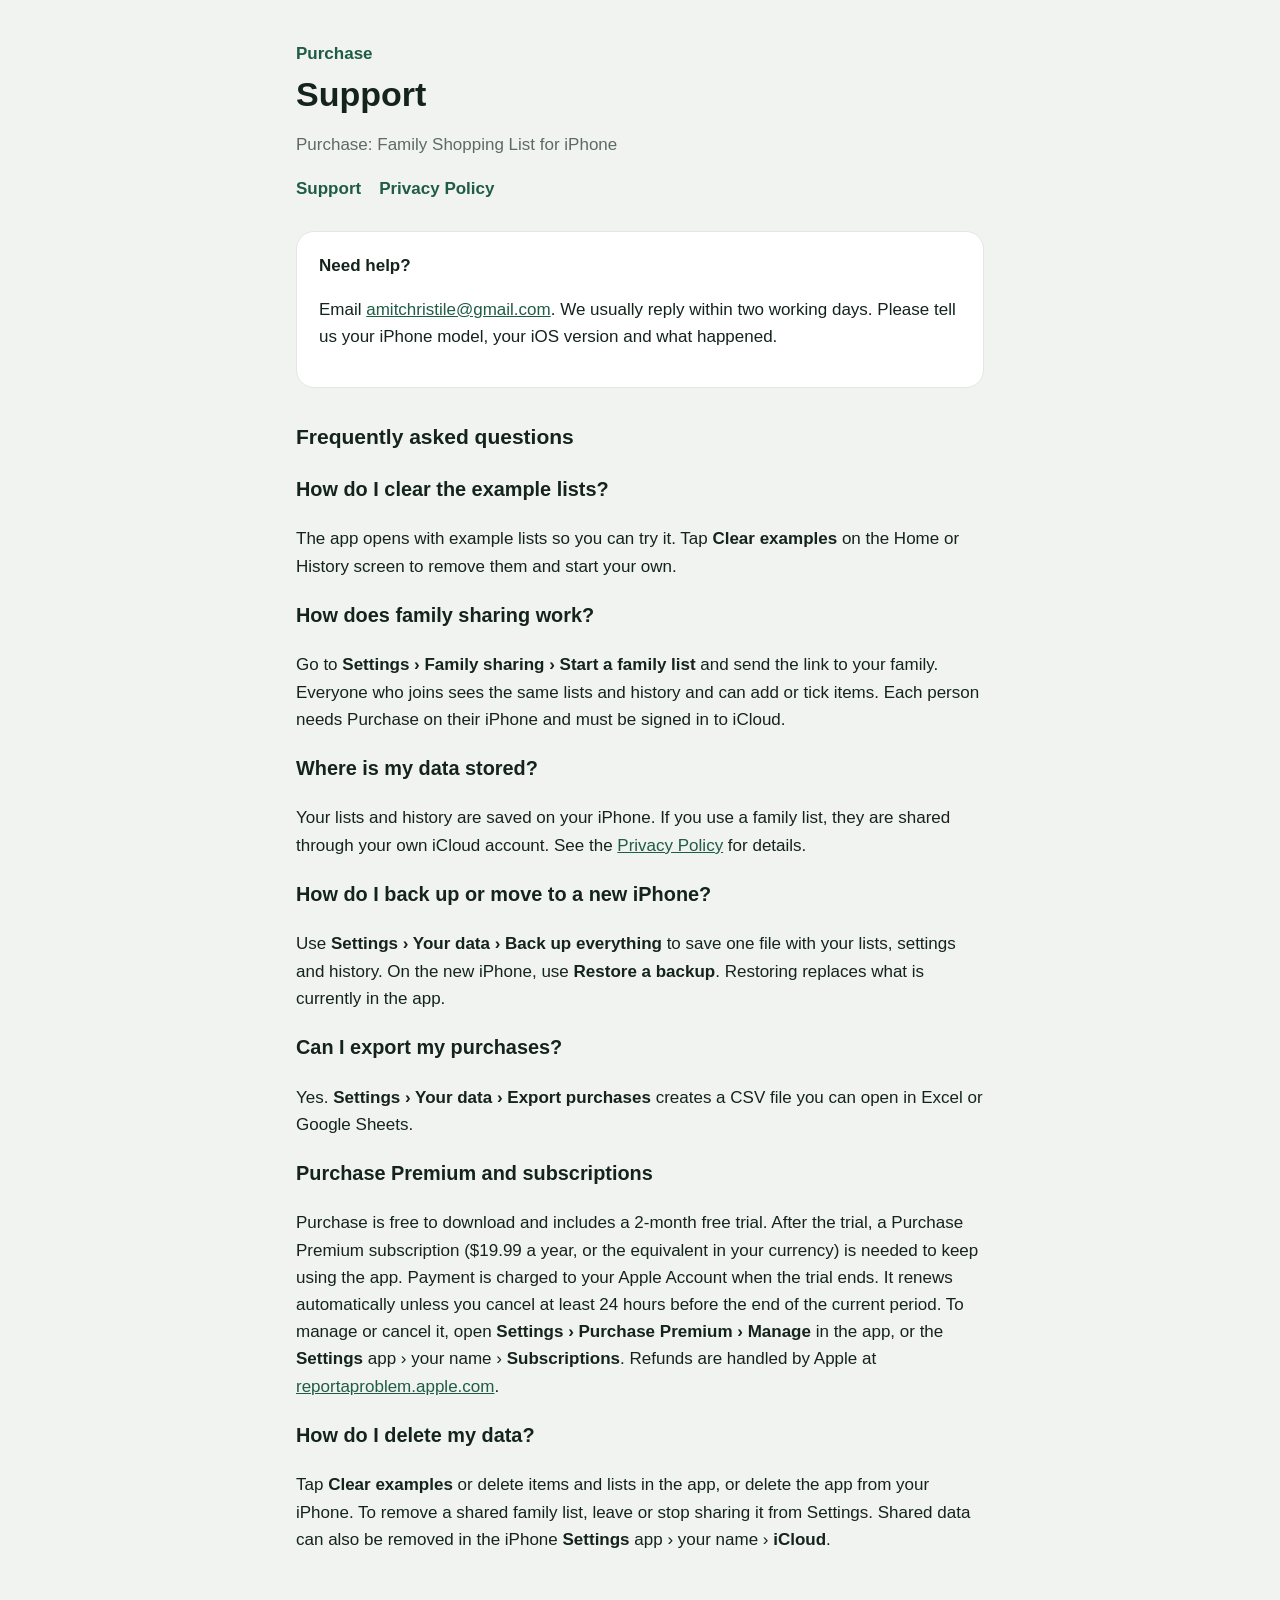
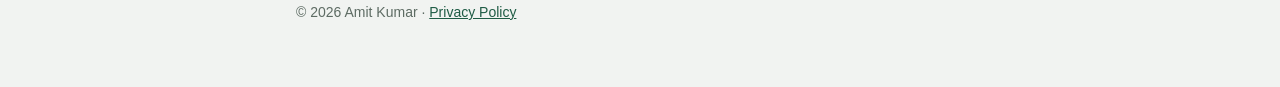
<file: index.html>
<!doctype html>
<html lang="en">
<head>
<meta charset="utf-8">
<meta name="viewport" content="width=device-width, initial-scale=1">
<title>Purchase – Support</title>
<link rel="stylesheet" href="style.css">
</head>
<body>
<main>
<header>
  <a href="index.html">Purchase</a>
  <h1>Support</h1>
  <p class="muted">Purchase: Family Shopping List for iPhone</p>
  <nav><a href="index.html">Support</a><a href="privacy.html">Privacy Policy</a></nav>
</header>

<div class="card">
  <strong>Need help?</strong>
  <p>Email <a href="mailto:amitchristile@gmail.com?subject=Purchase%20app%20support">amitchristile@gmail.com</a>. We usually reply within two working days. Please tell us your iPhone model, your iOS version and what happened.</p>
</div>

<h2>Frequently asked questions</h2>

<h3>How do I clear the example lists?</h3>
<p>The app opens with example lists so you can try it. Tap <b>Clear examples</b> on the Home or History screen to remove them and start your own.</p>

<h3>How does family sharing work?</h3>
<p>Go to <b>Settings › Family sharing › Start a family list</b> and send the link to your family. Everyone who joins sees the same lists and history and can add or tick items. Each person needs Purchase on their iPhone and must be signed in to iCloud.</p>

<h3>Where is my data stored?</h3>
<p>Your lists and history are saved on your iPhone. If you use a family list, they are shared through your own iCloud account. See the <a href="privacy.html">Privacy Policy</a> for details.</p>

<h3>How do I back up or move to a new iPhone?</h3>
<p>Use <b>Settings › Your data › Back up everything</b> to save one file with your lists, settings and history. On the new iPhone, use <b>Restore a backup</b>. Restoring replaces what is currently in the app.</p>

<h3>Can I export my purchases?</h3>
<p>Yes. <b>Settings › Your data › Export purchases</b> creates a CSV file you can open in Excel or Google Sheets.</p>

<h3>Purchase Premium and subscriptions</h3>
<p>Purchase is free to download and includes a 2-month free trial. After the trial, a Purchase Premium subscription ($19.99 a year, or the equivalent in your currency) is needed to keep using the app. Payment is charged to your Apple Account when the trial ends. It renews automatically unless you cancel at least 24 hours before the end of the current period. To manage or cancel it, open <b>Settings › Purchase Premium › Manage</b> in the app, or the <b>Settings</b> app › your name › <b>Subscriptions</b>. Refunds are handled by Apple at <a href="https://reportaproblem.apple.com">reportaproblem.apple.com</a>.</p>

<h3>How do I delete my data?</h3>
<p>Tap <b>Clear examples</b> or delete items and lists in the app, or delete the app from your iPhone. To remove a shared family list, leave or stop sharing it from Settings. Shared data can also be removed in the iPhone <b>Settings</b> app › your name › <b>iCloud</b>.</p>

<footer>© 2026 Amit Kumar · <a href="privacy.html">Privacy Policy</a></footer>
</main>
</body>
</html>
</file>
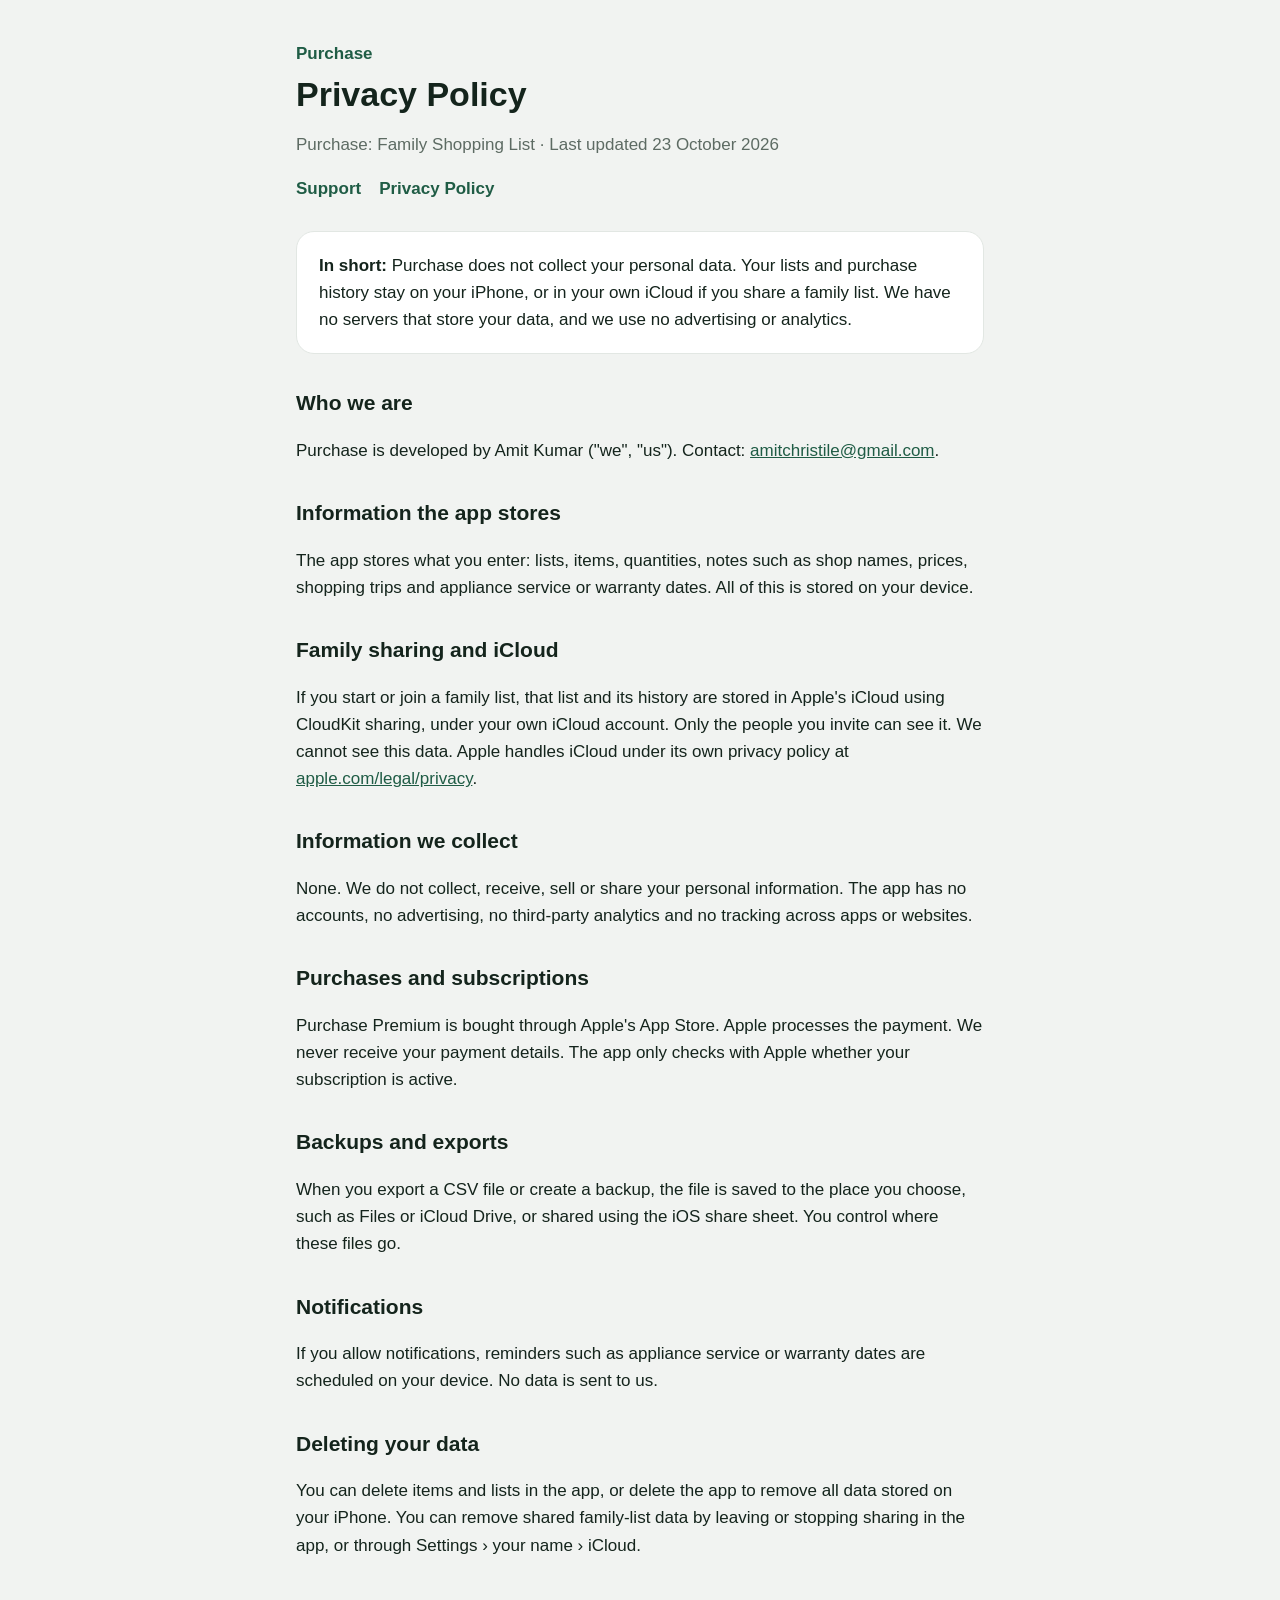
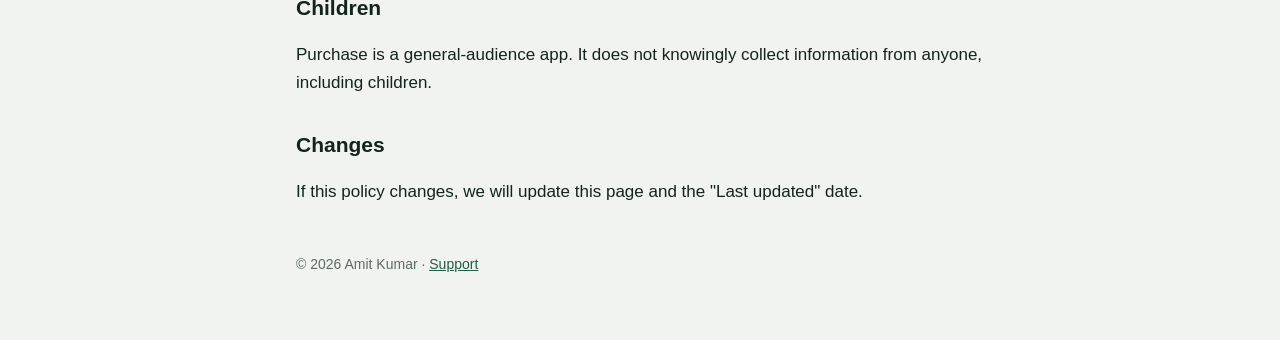
<file: privacy.html>
<!doctype html>
<html lang="en">
<head>
<meta charset="utf-8">
<meta name="viewport" content="width=device-width, initial-scale=1">
<title>Purchase – Privacy Policy</title>
<link rel="stylesheet" href="style.css">
</head>
<body>
<main>
<header>
  <a href="index.html">Purchase</a>
  <h1>Privacy Policy</h1>
  <p class="muted">Purchase: Family Shopping List · Last updated 23 October 2026</p>
  <nav><a href="index.html">Support</a><a href="privacy.html">Privacy Policy</a></nav>
</header>

<div class="card">
  <strong>In short:</strong> Purchase does not collect your personal data. Your lists and purchase history stay on your iPhone, or in your own iCloud if you share a family list. We have no servers that store your data, and we use no advertising or analytics.
</div>

<h2>Who we are</h2>
<p>Purchase is developed by Amit Kumar ("we", "us"). Contact: <a href="mailto:amitchristile@gmail.com">amitchristile@gmail.com</a>.</p>

<h2>Information the app stores</h2>
<p>The app stores what you enter: lists, items, quantities, notes such as shop names, prices, shopping trips and appliance service or warranty dates. All of this is stored on your device.</p>

<h2>Family sharing and iCloud</h2>
<p>If you start or join a family list, that list and its history are stored in Apple's iCloud using CloudKit sharing, under your own iCloud account. Only the people you invite can see it. We cannot see this data. Apple handles iCloud under its own privacy policy at <a href="https://www.apple.com/legal/privacy/">apple.com/legal/privacy</a>.</p>

<h2>Information we collect</h2>
<p>None. We do not collect, receive, sell or share your personal information. The app has no accounts, no advertising, no third-party analytics and no tracking across apps or websites.</p>

<h2>Purchases and subscriptions</h2>
<p>Purchase Premium is bought through Apple's App Store. Apple processes the payment. We never receive your payment details. The app only checks with Apple whether your subscription is active.</p>

<h2>Backups and exports</h2>
<p>When you export a CSV file or create a backup, the file is saved to the place you choose, such as Files or iCloud Drive, or shared using the iOS share sheet. You control where these files go.</p>

<h2>Notifications</h2>
<p>If you allow notifications, reminders such as appliance service or warranty dates are scheduled on your device. No data is sent to us.</p>

<h2>Deleting your data</h2>
<p>You can delete items and lists in the app, or delete the app to remove all data stored on your iPhone. You can remove shared family-list data by leaving or stopping sharing in the app, or through Settings › your name › iCloud.</p>

<h2>Children</h2>
<p>Purchase is a general-audience app. It does not knowingly collect information from anyone, including children.</p>

<h2>Changes</h2>
<p>If this policy changes, we will update this page and the "Last updated" date.</p>

<footer>© 2026 Amit Kumar · <a href="index.html">Support</a></footer>
</main>
</body>
</html>
</file>
<file: style.css>
:root { --bg:#f1f3f1; --card:#fff; --ink:#14241c; --muted:#5d6b63; --green:#1f5c45; --line:#e2e7e3; }
@media (prefers-color-scheme: dark) { :root { --bg:#0f1513; --card:#18211d; --ink:#e8efe9; --muted:#9aa9a0; --green:#6fc29c; --line:#26322c; } }
* { box-sizing: border-box; }
body { margin:0; background:var(--bg); color:var(--ink); font:17px/1.6 -apple-system, BlinkMacSystemFont, "Segoe UI", Roboto, sans-serif; }
main { max-width:720px; margin:0 auto; padding:40px 16px 64px; }
header { margin-bottom:28px; }
header a { color:var(--green); text-decoration:none; font-weight:600; }
h1 { font-size:34px; line-height:1.15; margin:8px 0 4px; }
h2 { font-size:21px; margin:32px 0 8px; }
p, li { color:var(--ink); }
.muted { color:var(--muted); }
.card { background:var(--card); border:1px solid var(--line); border-radius:18px; padding:20px 22px; margin:16px 0; }
a { color:var(--green); }
nav { display:flex; gap:18px; margin-top:12px; }
footer { margin-top:48px; color:var(--muted); font-size:14px; }
</file>
